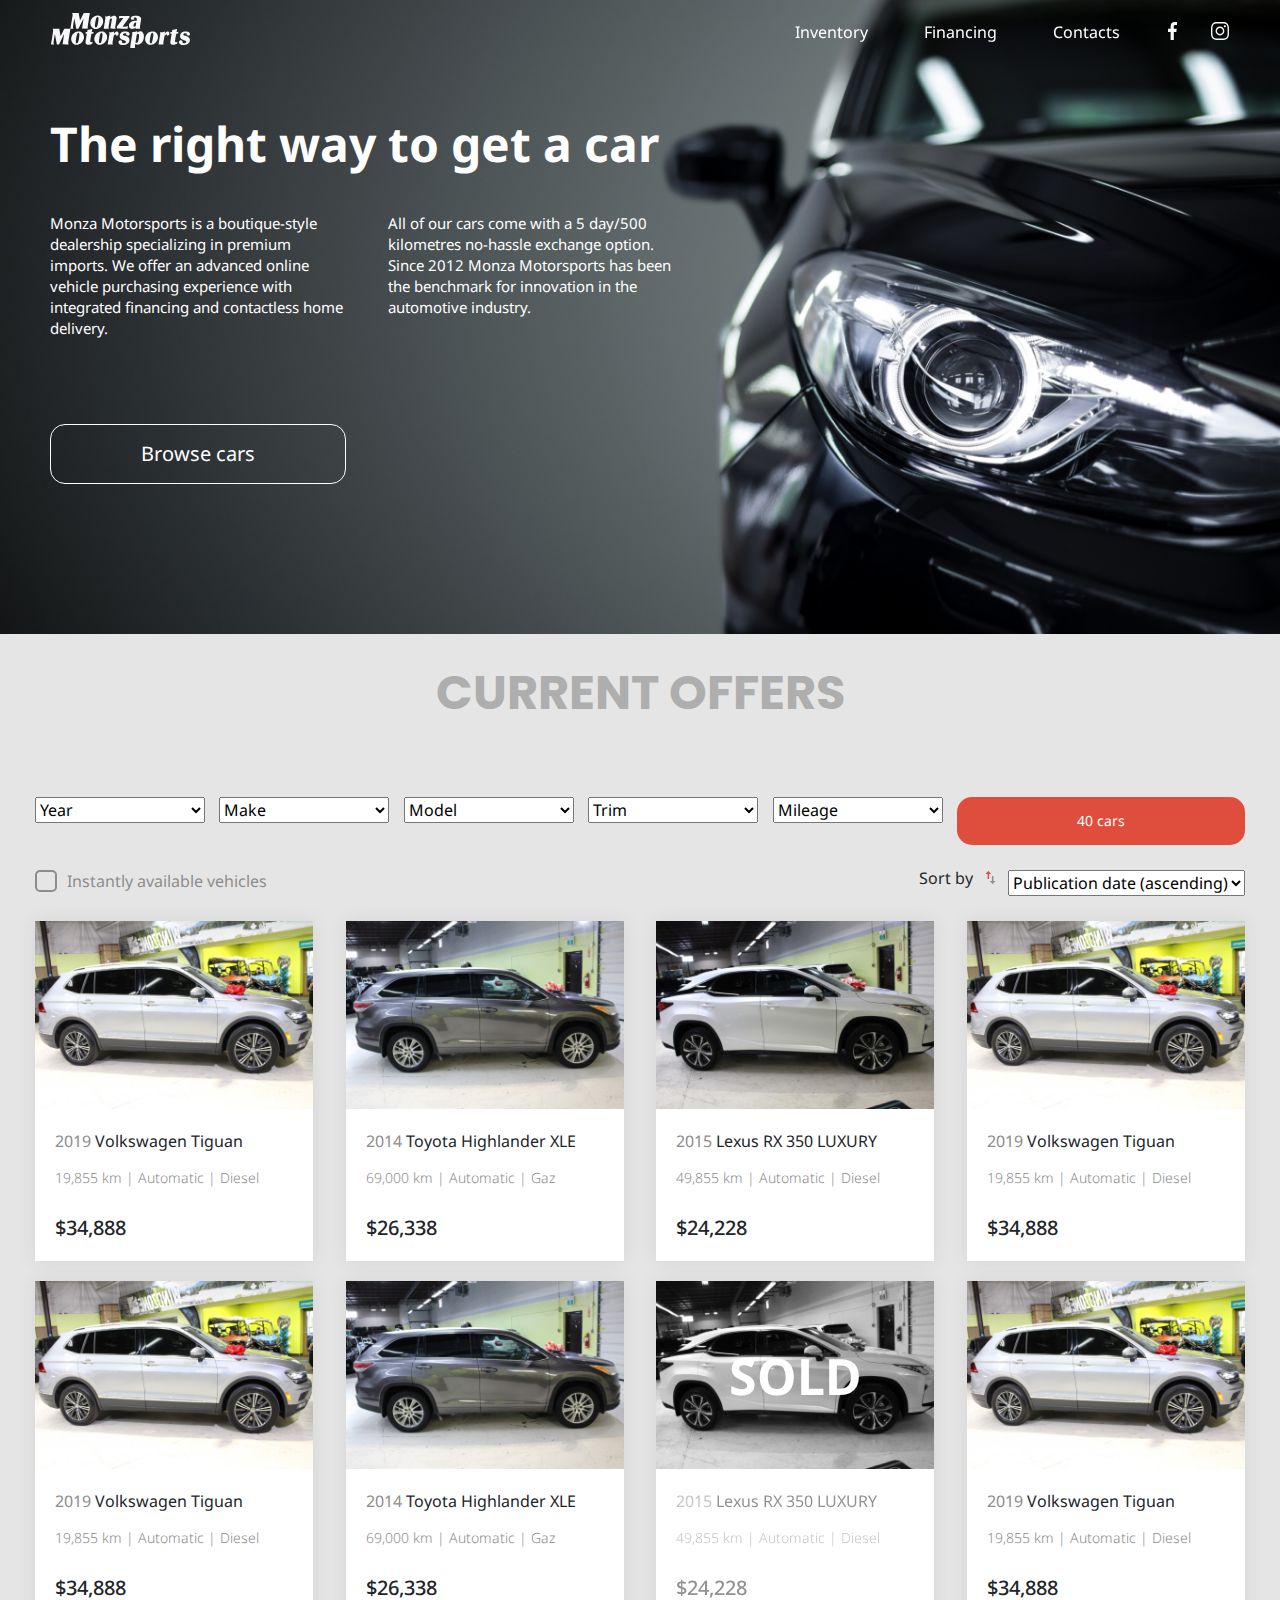
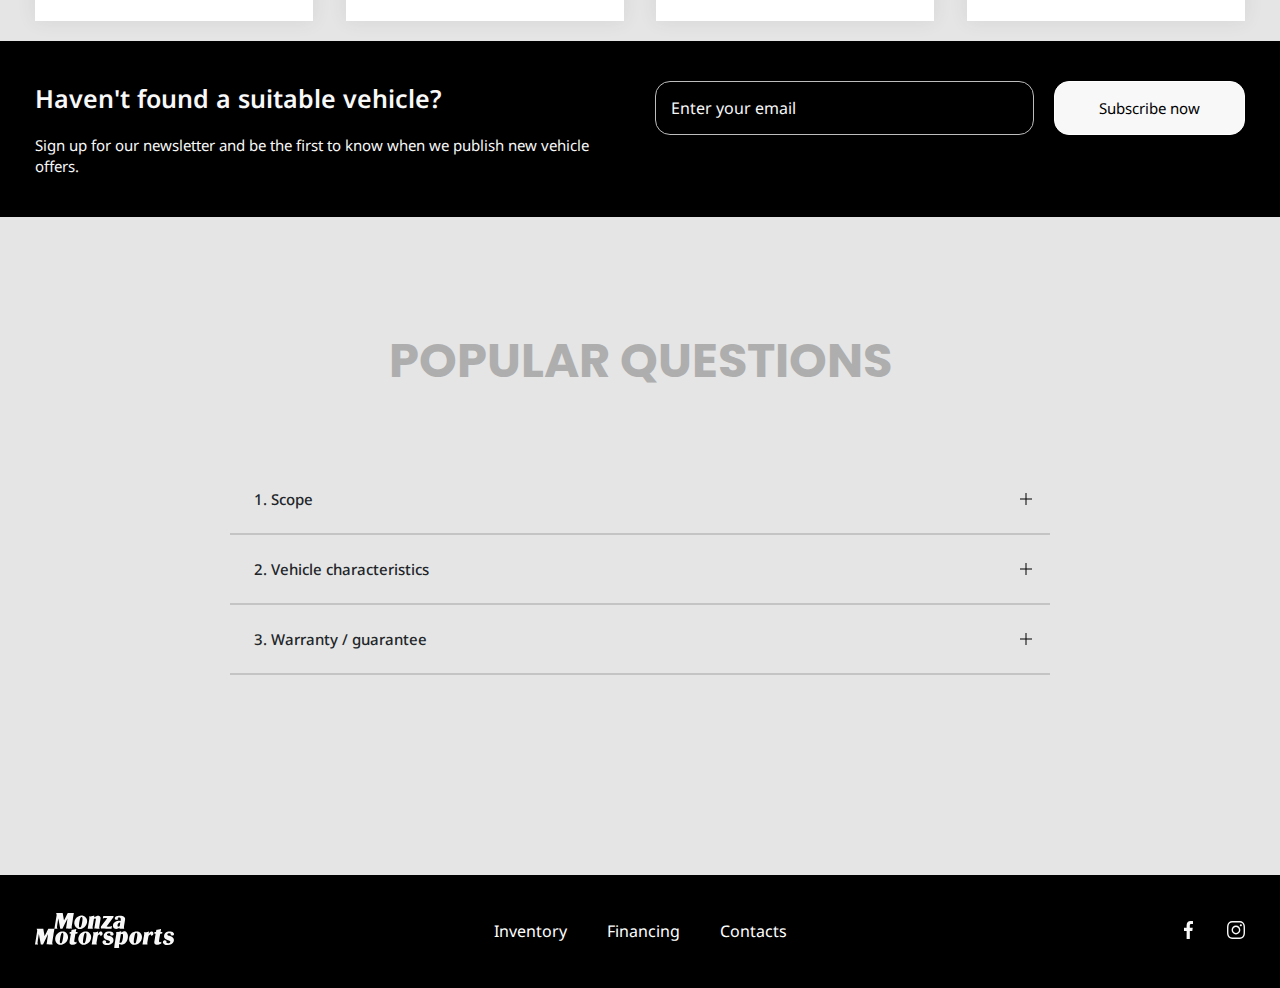
<file: index.html>
<!DOCTYPE html>
<html lang="en">
<head>
    <meta charset="UTF-8">
    <meta http-equiv="X-UA-Compatible" content="IE=edge">
    <meta name="viewport" content="width=device-width, initial-scale=1.0">
    <title>Document</title>
    <link rel="preconnect" href="https://fonts.googleapis.com">
    <link rel="preconnect" href="https://fonts.gstatic.com" crossorigin>
    <link href="https://fonts.googleapis.com/css2?family=Noto+Sans:wght@300;400;500;600;700&family=Poppins:wght@700&display=swap" rel="stylesheet">
    <script src="https://code.jquery.com/jquery-3.6.0.js" integrity="sha256-H+K7U5CnXl1h5ywQfKtSj8PCmoN9aaq30gDh27Xc0jk=" crossorigin="anonymous"></script>
    <link rel="stylesheet" href="./scss/choices.css">
    <link rel="stylesheet" href="./scss/bootstrap.min.css">
    <link rel="stylesheet" href="./scss/index.css">
</head>
<body>
    <header class="header">
        <div class="container">
          <nav class="navbar navbar-expand-lg justify-content-between">
            <a class="navbar-brand" href="#"><img src="./img/icon/logo.svg" alt=""></a>
            <button class="navbar-toggler header_burger" type="button" data-toggle="collapse" data-target="#navbarSupportedContent" aria-controls="navbarSupportedContent" aria-expanded="false" aria-label="Toggle navigation">
              <span class="navbar-toggler-icon"></span>
            </button>
          
            <div class="collapse navbar-collapse justify-content-end" id="navbarSupportedContent">
              <ul class="navbar-nav">
                <li class="nav-item active">
                  <a class="nav-link "  href="#">Inventory</a>
                </li> 
                <li class="nav-item active">
                  <a class="nav-link "  href="#">Financing</a>
                </li>
                <li class="nav-item">
                  <a class="nav-link" href="#">Contacts</a>
                </li>
               </ul>
               <div class="navbar-contacts">
                 <a href="#"><img src="./img/icon/facebook.svg" alt=""></a>
                 <a href="#"><img src="./img/icon/insta.svg" alt=""></a>
               </div>
            </div>
          </nav>
        </div>
    </header>
    <div class="banner">
      <div class="container">

        <div class="banner_text col-lg-7 col-md-8 col-sm-12">
          <h1 class="banner_title">The right way to get a car</h1>
          <div class="banner_subtitle row">
            <div class="banner_subtitle-item col-lg-6 col-md-6 col-sm-12 col-12">Monza Motorsports is a boutique-style dealership specializing in premium imports. We offer an advanced online vehicle purchasing experience with integrated financing and contactless home delivery.</div>
            <div class="banner_subtitle-item col-lg-6 col-md-6 col-sm-12 col-12">All of our cars come with a 5 day/500 kilometres no-hassle exchange option. Since 2012 Monza Motorsports 
              has been the benchmark for innovation in the automotive industry.</div>
          </div>
          <div class="banner_btn">
            <a class="btn" href="#" role="button">Browse cars</a>
          </div>
        </div>
      </div>
    </div>

    <main>
        <section class="offers">
          <div class="container">
            <h2 class="offers_title">CURRENT OFFERS</h2>
            <div class="offers_selects row">
              <div class="offers_selects-item">
                <select name="Year" class="custom_select">
                  <option value="Пункт 1">Year</option>
                  <option value="Пункт 2">2000 - 2005</option>
                  <option value="Пункт 3">2005 - 2010</option>
                  <option value="Пункт 4">2010 - 2015</option>
              </select>
              </div>
              <div class="offers_selects-item">
                <select name="Make" class="custom_select">
                  <option value="Пункт 1">Make</option>
                  <option value="Пункт 2">Пункт 2</option>
                  <option value="Пункт 3">Пункт 3</option>
                  <option value="Пункт 4">Пункт 4</option>
              </select>
              </div>
              <div class="offers_selects-item">
                <select name="Model" class="custom_select">
                  <option value="Model">Model</option>
                  <option value="Пункт 2">Volkswagen</option>
                  <option value="Пункт 3">Toyota</option>
                  <option value="Пункт 4">Lexus</option>
                  <option value="Пункт 4">Mercedes-Benz</option>
                  <option value="Пункт 4">Hyundai</option>
                  <option value="Пункт 4">Lexus</option>
              </select>
              </div>
              <div class="offers_selects-item">
                <select name="Trim" class="custom_select">
                  <option value="Пункт 1">Trim</option>
                  <option value="Пункт 2">Пункт 2</option>
                  <option value="Пункт 3">Пункт 3</option>
                  <option value="Пункт 4">Пункт 4</option>
              </select>
              </div>
              <div class="offers_selects-item">
                <select name="Mileage" class="custom_select">
                  <option value="Пункт 1">Mileage</option>
                  <option value="Пункт 2">Пункт 2</option>
                  <option value="Пункт 3">Пункт 3</option>
                  <option value="Пункт 4">Пункт 4</option>
              </select>
              </div>
              <div class="offers_btn">
                <a class="btn" href="#" role="button">40 cars</a>
              </div>
            </div>
            <div class="offers_filter row">
              <div class="offers_filter-checkbox">
                <label for="chech_filterId" class="offers_lable">
                  <input type="checkbox" name="chech_filter" class="offers_lable-input" id="chech_filterId">
                  <span class="offers_lable-span"></span>
                  <span class="offers_lable-text">Instantly available vehicles</span>
                </label>
              </div>
              <div class="offers_filter-sort">
                <span class="offers_filter-sort_text">Sort by </span>
                <span class="arrow_sort"><img src="./img/icon/Group.svg" alt=""></span>
                <div class="offers_filter-sort_select">
                  <select name="Year" class="sort_select">
                    <option class="" value="Пункт 1">Publication date (ascending)</option>
                    <option class="" value="Пункт 2">ascending</option>
                    <option class="" value="Пункт 3">descending</option>
                    <option class="" value="Пункт 4">ascending</option>
                </select>
                </div>
              </div>
            </div>
            <div class="offers_cards cards">
              <div class="cards_item">
                <div class="cards_item_img">
                  <img src="./img/Rectangle1.jpg" alt="cars1">
                  <span class="cards_item_img_text">sold</span>          
           
                </div>
                <div class="cards_item_info">
                  <h4 class="cards_item_info_name"><span class="cards_item_info_name-yo">2019</span> Volkswagen Tiguan</h4>
                  <div class="cards_item_info_options">
                    <span class="cards_item_info_options-km">19,855 km</span> |
                    <span class="cards_item_info_options-transmission">Automatic</span> |
                    <span class="cards_item_info_options-fuel">Diesel</span>
                  </div>
                  <div class="cards_item_info_price">$34,888</div>
                </div>
              </div>
              <div class="cards_item">
                <div class="cards_item_img">
                  <img src="./img/Rectangle2.jpg" alt="cars1">
                  <span class="cards_item_img_text">sold</span>          
           
                </div>
                <div class="cards_item_info">
                  <h4 class="cards_item_info_name"><span class="cards_item_info_name-yo">2014</span> Toyota Highlander XLE</h4>
                  <div class="cards_item_info_options">
                    <span class="cards_item_info_options-km">69,000 km</span> |
                    <span class="cards_item_info_options-transmission">Automatic</span> |
                    <span class="cards_item_info_options-fuel">Gaz</span>
                  </div>
                  <div class="cards_item_info_price">$26,338</div>
                </div>
              </div>
              <div class="cards_item">
                <div class="cards_item_img">
                  <img src="./img/Rectangle3.jpg" alt="cars1">        
                  <span class="cards_item_img_text">sold</span>             
                </div>
                <div class="cards_item_info">
                  <h4 class="cards_item_info_name"><span class="cards_item_info_name-yo">2015</span> Lexus RX 350 LUXURY</h4>
                  <div class="cards_item_info_options">
                    <span class="cards_item_info_options-km">49,855 km</span> |
                    <span class="cards_item_info_options-transmission">Automatic</span> |
                    <span class="cards_item_info_options-fuel">Diesel</span>
                  </div>
                  <div class="cards_item_info_price">$24,228</div>
                </div>
              </div>
              <div class="cards_item">
                <div class="cards_item_img">
                  <img src="./img/Rectangle1.jpg" alt="cars1"> 
                  <span class="cards_item_img_text">sold</span>          
          
                </div>
                <div class="cards_item_info">
                  <h4 class="cards_item_info_name"><span class="cards_item_info_name-yo">2019</span> Volkswagen Tiguan</h4>
                  <div class="cards_item_info_options">
                    <span class="cards_item_info_options-km">19,855 km</span> |
                    <span class="cards_item_info_options-transmission">Automatic</span> |
                    <span class="cards_item_info_options-fuel">Diesel</span>
                  </div>
                  <div class="cards_item_info_price">$34,888</div>
                </div>
              </div>
              <div class="cards_item">
                <div class="cards_item_img">
                  <img src="./img/Rectangle1.jpg" alt="cars1">           
                  <span class="cards_item_img_text">sold</span>          
                </div>
                <div class="cards_item_info">
                  <h4 class="cards_item_info_name"><span class="cards_item_info_name-yo">2019</span> Volkswagen Tiguan</h4>
                  <div class="cards_item_info_options">
                    <span class="cards_item_info_options-km">19,855 km</span> |
                    <span class="cards_item_info_options-transmission">Automatic</span> |
                    <span class="cards_item_info_options-fuel">Diesel</span>
                  </div>
                  <div class="cards_item_info_price">$34,888</div>
                </div>
              </div>
              <div class="cards_item ">
                <div class="cards_item_img">
                  <img src="./img/Rectangle2.jpg" alt="cars1"> 
                  <span class="cards_item_img_text">sold</span>          
                </div>
                <div class="cards_item_info">
                  <h4 class="cards_item_info_name"><span class="cards_item_info_name-yo">2014</span> Toyota Highlander XLE</h4>
                  <div class="cards_item_info_options">
                    <span class="cards_item_info_options-km">69,000 km</span> |
                    <span class="cards_item_info_options-transmission">Automatic</span> |
                    <span class="cards_item_info_options-fuel">Gaz</span>
                  </div>
                  <div class="cards_item_info_price">$26,338</div>
                </div>
              </div>
              <div class="cards_item sold">
                <div class="cards_item_img">
                  <img src="./img/Rectangle3.jpg" alt="cars1">
                  <span class="cards_item_img_text">sold</span>          
           
                </div>
                <div class="cards_item_info">
                  <h4 class="cards_item_info_name"><span class="cards_item_info_name-yo">2015</span> Lexus RX 350 LUXURY</h4>
                  <div class="cards_item_info_options">
                    <span class="cards_item_info_options-km">49,855 km</span> |
                    <span class="cards_item_info_options-transmission">Automatic</span> |
                    <span class="cards_item_info_options-fuel">Diesel</span>
                  </div>
                  <div class="cards_item_info_price">$24,228</div>
                </div>
              </div>
              <div class="cards_item">
                <div class="cards_item_img">
                  <img src="./img/Rectangle1.jpg" alt="cars1">
                  <span class="cards_item_img_text">sold</span>          
           
                </div>
                <div class="cards_item_info">
                  <h4 class="cards_item_info_name"><span class="cards_item_info_name-yo">2019</span> Volkswagen Tiguan</h4>
                  <div class="cards_item_info_options">
                    <span class="cards_item_info_options-km">19,855 km</span> |
                    <span class="cards_item_info_options-transmission">Automatic</span> |
                    <span class="cards_item_info_options-fuel">Diesel</span>
                  </div>
                  <div class="cards_item_info_price">$34,888</div>
                </div>
              </div>
            </div>
          </div>
        </section>
        <section class="section-form">
          <div class="container">
            <div class="section-form_block row">

              <div class="section-form_block_left col-lg-6 col-md-12">
                <h4 class="section-form_block_left_title">
                  Haven't found a suitable vehicle?
                </h4>
                <div class="section-form_block_left_subtitle">
                  Sign up for our newsletter and be the first to know when we publish new vehicle offers.
                </div>
              </div>
              <div class="section-form_block_right col-lg-6 col-md-12">
              <form action="#" id="formId" class="section-form_block_right_form form">
                <div class="form_item">
                  <input type="text" name="email" placeholder="Enter your email" class="form_input">
                </div>
                  <button type="submit" class="btn form_btn">Subscribe now</button>
              </form>
              </div>
            </div>
          </div>
        </section>
        <section class="questions">
          <div class="container">
            <h2 class="questions_title">popular questions</h2>
            <div class="questions_accordions">
              <div class="questions_accordions_item">
                <div class="questions_accordions_item_btn">
                  1. Scope
                  <span class="plus"><i class="icon"></i></span>
                </div>
                <div class="questions_accordions_item_content">
                <p>1.1 The statutory warranty is completely excluded to the extent permitted by law.
                </p>
                <p>1.2 If the vehicle still has a current factory warranty, a sales representative (brand representative) of the manufacturer shall provide the services owed therein. If there is a factory warranty, the beginning of the warranty for new vehicles or vehicles with a current manufacturer's warranty is not the date of the first placing on the market, but the beginning of the warranty in the manufacturer's system or the contractually agreed beginning of the warranty, if any.
                </p>
                <p>1.3 If there is a special warranty insurance for the vehicle, this will take the place of the material warranty according to section 3.1 and replace it. In this case, the General Terms and Conditions of the respective warranty service provider apply.</p>
              </div>
              </div>
              <div class="questions_accordions_item">
                <div class="questions_accordions_item_btn">
                  2. Vehicle characteristics
                  <span class="plus"><i class="icon"></i></span>
                </div>
                <div class="questions_accordions_item_content">
                <p>2.1 The statutory warranty is completely excluded to the extent permitted by law.
                </p>
                <p>2.2 If the vehicle still has a current factory warranty, a sales representative (brand representative) of the manufacturer shall provide the services owed therein. If there is a factory warranty, the beginning of the warranty for new vehicles or vehicles with a current manufacturer's warranty is not the date of the first placing on the market, but the beginning of the warranty in the manufacturer's system or the contractually agreed beginning of the warranty, if any.
                </p>
                <p>2.3 If there is a special warranty insurance for the vehicle, this will take the place of the material warranty according to section 3.1 and replace it. In this case, the General Terms and Conditions of the respective warranty service provider apply.</p>
              </div>
              </div>
              <div class="questions_accordions_item">
                <div href="#" class="questions_accordions_item_btn">
                  3. Warranty / guarantee
                  <span class="plus"><i class="icon"></i></span>
                </div>
                <div class="questions_accordions_item_content">
                <p>3.1 The statutory warranty is completely excluded to the extent permitted by law.
                </p>
                <p>3.2 If the vehicle still has a current factory warranty, a sales representative (brand representative) of the manufacturer shall provide the services owed therein. If there is a factory warranty, the beginning of the warranty for new vehicles or vehicles with a current manufacturer's warranty is not the date of the first placing on the market, but the beginning of the warranty in the manufacturer's system or the contractually agreed beginning of the warranty, if any.
                </p>
                <p>3.3 If there is a special warranty insurance for the vehicle, this will take the place of the material warranty according to section 3.1 and replace it. In this case, the General Terms and Conditions of the respective warranty service provider apply.</p>
              </div>
              </div>
            </div>
          </div>
        </section>
    </main>
    
    <footer>
      <div class="container">
        <div class="footer">
          <div class="footer_logo"><img src="./img/icon/logo.svg" alt=""></div>
          <div class="footer_menu">
            <ul class="footer_ul">
              <li class="footer_li"><a href="#">Inventory</a></li>
              <li class="footer_li"><a href="#">Financing </a></li>
              <li class="footer_li"><a href="#">Contacts
              </a></li>
            </ul>
          </div>
          <div class="footer_contacts">
            <img src="./img/icon/facebook.svg" alt="">
            <img src="./img/icon/insta.svg " alt="">
          </div>
        </div>
      </div>
    </footer>
    <script src="https://cdn.jsdelivr.net/npm/popper.js@1.16.1/dist/umd/popper.min.js" integrity="sha384-9/reFTGAW83EW2RDu2S0VKaIzap3H66lZH81PoYlFhbGU+6BZp6G7niu735Sk7lN" crossorigin="anonymous"></script>
<script src="./js/bootstrap.min.js" crossorigin="anonymous"></script>
<script src="./js/choices.js"></script>

<script src="./js/main.js"></script>

</body>
</html>
</file>
<file: scss/choices.css>
/* ===============================
=            Choices            =
=============================== */
.choices {
  position: relative;
  overflow: hidden;
  margin-bottom: 24px;
  font-size: 16px;
}
.choices:focus {
  outline: none;
}
.choices:last-child {
  margin-bottom: 0;
}
.choices.is-open {
  overflow: visible;
}
.choices.is-disabled .choices__inner,
.choices.is-disabled .choices__input {
  background-color: #eaeaea;
  cursor: not-allowed;
  -webkit-user-select: none;
          user-select: none;
}
.choices.is-disabled .choices__item {
  cursor: not-allowed;
}
.choices [hidden] {
  display: none !important;
}

.choices[data-type*=select-one] {
  cursor: pointer;
}
.choices[data-type*=select-one] .choices__inner {
  padding-bottom: 15px;
  box-sizing: border-box;
}
.choices[data-type*=select-one] .choices__input {
  display: block;
  width: 100%;
  padding: 10px;
  border-bottom: 1px solid #ddd;
  background-color: #fff;
  margin: 0;
}
.choices[data-type*=select-one] .choices__button {
  background-image: url("[data-uri]");
  padding: 0;
  background-size: 8px;
  position: absolute;
  top: 50%;
  right: 0;
  margin-top: -10px;
  margin-right: 25px;
  height: 20px;
  width: 20px;
  border-radius: 10em;
  opacity: 0.25;
}
.choices[data-type*=select-one] .choices__button:hover, .choices[data-type*=select-one] .choices__button:focus {
  opacity: 1;
}
.choices[data-type*=select-one] .choices__button:focus {
  box-shadow: 0 0 0 2px #00bcd4;
}
.choices[data-type*=select-one] .choices__item[data-value=""] .choices__button {
  display: none;
}
.choices[data-type*=select-one]::after {
  content: "";
  height: 15px;
  width: 15px;
  position: absolute;
  right: 11.5px;
  transform:  translateY(-50%);
  top: 50%;
  pointer-events: none;
  background: url('../img/icon/arrow.png');
  background-repeat: no-repeat;
  background-size: cover;
}
.choices[data-type*=select-one].is-open::after {
  background: none;
}
/* .choices[data-type*=select-one].is-open::after {
  border-color: transparent transparent transparent transparent;
  margin-top: -7.5px;
} */
.choices[data-type*=select-one][dir=rtl]::after {
  left: 11.5px;
  right: auto;
}
.choices[data-type*=select-one][dir=rtl] .choices__button {
  right: auto;
  left: 0;
  margin-left: 25px;
  margin-right: 0;
}

.choices[data-type*=select-multiple] .choices__inner,
.choices[data-type*=text] .choices__inner {
  cursor: text;
}
.choices[data-type*=select-multiple] .choices__button,
.choices[data-type*=text] .choices__button {
  position: relative;
  display: inline-block;
  margin-top: 0;
  margin-right: -4px;
  margin-bottom: 0;
  margin-left: 8px;
  padding-left: 16px;
  border-left: 1px solid #008fa1;
  background-image: url("[data-uri]");
  background-size: 8px;
  width: 8px;
  line-height: 1;
  opacity: 0.75;
  border-radius: 0;
}
.choices[data-type*=select-multiple] .choices__button:hover, .choices[data-type*=select-multiple] .choices__button:focus,
.choices[data-type*=text] .choices__button:hover,
.choices[data-type*=text] .choices__button:focus {
  opacity: 1;
}

.choices__inner {
  display: inline-block;
    vertical-align: top;
    width: 100%;
    background-color: #fff;
    padding: 15px 15px;
    border: 2px solid #c4c4c4;
    border-radius: 15px;
    font-size: 14px;
    min-height: 44px;
    overflow: hidden;
}

.offers_filter-sort_select .choices__inner {

    border-radius: 0px;

}
.is-open.is-focused .choices__inner{
  border-color: #c4c4c4;
}
.is-focused .choices__inner{
  border-color: #DF4E3C;
}
.is-open .choices__inner {
  border-radius: 15px 15px 0 0;
}
.is-flipped.is-open .choices__inner {
  border-radius: 0 0 15px 15px;
}

.offers_filter-sort_select .is-flipped.is-open .choices__inner {
  border-radius: 0 0 0 0;
}

.offers_filter-sort_select .is-open .choices__inner {
  border-radius: 0 0 0 0;
}

.choices__list {
  margin: 0;
  padding-left: 0;
  list-style: none;
}
.choices__list--single {
  display: inline-block;
  padding: 4px 16px 4px 4px;
  width: 100%;
}
[dir=rtl] .choices__list--single {
  padding-right: 4px;
  padding-left: 16px;
}
.choices__list--single .choices__item {
  width: 100%;
}

.choices__list--multiple {
  display: inline;
}
.choices__list--multiple .choices__item {
  display: inline-block;
  vertical-align: middle;
  border-radius: 20px;
  padding: 4px 10px;
  font-size: 12px;
  font-weight: 500;
  margin-right: 3.75px;
  margin-bottom: 3.75px;
  background-color: #00bcd4;
  border: 1px solid #00a5bb;
  color: #fff;
  word-break: break-all;
  box-sizing: border-box;
}
.choices__list--multiple .choices__item[data-deletable] {
  padding-right: 5px;
}
[dir=rtl] .choices__list--multiple .choices__item {
  margin-right: 0;
  margin-left: 3.75px;
}
.choices__list--multiple .choices__item.is-highlighted {
  background-color: #00a5bb;
  border: 1px solid #008fa1;
}
.is-disabled .choices__list--multiple .choices__item {
  background-color: #aaaaaa;
  border: 1px solid #919191;
}

.choices__list--dropdown, .choices__list[aria-expanded] {
  visibility: hidden;
  z-index: 1;
  position: absolute;
  width: 100%;
  background-color: #fff;
  border: 2px solid #000;
  top: 100%;
  margin-top: -2px;
  border-bottom: 2px solid #000;
  border-right: 2px solid #000;
  border-left: 2px solid #000;
  border-top: none;
  border-bottom-left-radius: 15px;
  border-bottom-right-radius: 15px;
  overflow: hidden;
  word-break: break-all;
  will-change: visibility;
}

.offers_filter-sort_select .choices__list--dropdown,.offers_filter-sort_select .choices__list[aria-expanded] {
  margin-top: 5px;
}
.is-active.choices__list--dropdown, .is-active.choices__list[aria-expanded] {
  visibility: visible;
}
.is-open .choices__list--dropdown, .is-open .choices__list[aria-expanded] {
  border-color: #c4c4c4;
  z-index: 5;
}

.offers_filter-sort_select .is-open .choices__list--dropdown, .offers_filter-sort_select .is-open .choices__list[aria-expanded] {
  border-color: #fff;
  z-index: 5;
}
.is-flipped .choices__list--dropdown, .is-flipped .choices__list[aria-expanded] {
  top: auto;
  bottom: 100%;
  margin-top: 0;
  margin-bottom: -1px;
  border-radius: 4px 4px  0 0;
}
.choices__list--dropdown .choices__list, .choices__list[aria-expanded] .choices__list {
  position: relative;
  max-height: 300px;
  overflow: auto;
  -webkit-overflow-scrolling: touch;
  will-change: scroll-position;
}
.choices__list--dropdown .choices__item, .choices__list[aria-expanded] .choices__item {
  position: relative;
  padding: 15px 30px;
  font-size: 14px;
}
[dir=rtl] .choices__list--dropdown .choices__item, [dir=rtl] .choices__list[aria-expanded] .choices__item {
  text-align: right;
}
@media (min-width: 640px) {
  .choices__list--dropdown .choices__item--selectable, .choices__list[aria-expanded] .choices__item--selectable {
    /* padding-right: 100px; */
  }
  .choices__list--dropdown .choices__item--selectable::after, .choices__list[aria-expanded] .choices__item--selectable::after {
    /* content: attr(data-select-text); */
    font-size: 12px;
    opacity: 0;
    position: absolute;
    right: 10px;
    top: 50%;
    transform: translateY(-50%);
  }
  [dir=rtl] .choices__list--dropdown .choices__item--selectable, [dir=rtl] .choices__list[aria-expanded] .choices__item--selectable {
    text-align: right;
    padding-left: 100px;
    padding-right: 10px;
  }
  [dir=rtl] .choices__list--dropdown .choices__item--selectable::after, [dir=rtl] .choices__list[aria-expanded] .choices__item--selectable::after {
    right: auto;
    left: 10px;
  }
}
.choices__list--dropdown .choices__item--selectable.is-highlighted, .choices__list[aria-expanded] .choices__item--selectable.is-highlighted {
  background-color: transparent;
  color: #DF4E3C;
}
.choices__list--dropdown .choices__item--selectable.is-highlighted::after, .choices__list[aria-expanded] .choices__item--selectable.is-highlighted::after {
  opacity: 0.5;
}

.choices__item {
  cursor: default;
}

.choices__item--selectable {
  cursor: pointer;
}

.choices__item--disabled {
  cursor: not-allowed;
  -webkit-user-select: none;
          user-select: none;
  opacity: 0.5;
}

.choices__heading {
  font-weight: 600;
  font-size: 12px;
  padding: 10px;
  border-bottom: 1px solid #f7f7f7;
  color: gray;
}

.choices__button {
  text-indent: -9999px;
  -webkit-appearance: none;
          appearance: none;
  border: 0;
  background-color: transparent;
  background-repeat: no-repeat;
  background-position: center;
  cursor: pointer;
}
.choices__button:focus {
  outline: none;
}

.choices__input {
  display: inline-block;
  vertical-align: baseline;
  background-color: #f9f9f9;
  font-size: 14px;
  margin-bottom: 5px;
  border: 0;
  border-radius: 0;
  max-width: 100%;
  padding: 4px 0 4px 2px;
}
.choices__input:focus {
  outline: 0;
}
.choices__input::-webkit-search-decoration, .choices__input::-webkit-search-cancel-button, .choices__input::-webkit-search-results-button, .choices__input::-webkit-search-results-decoration {
  display: none;
}
.choices__input::-ms-clear, .choices__input::-ms-reveal {
  display: none;
  width: 0;
  height: 0;
}
[dir=rtl] .choices__input {
  padding-right: 2px;
  padding-left: 0;
}

.choices__placeholder {
  opacity: 0.5;
}

/* =====  End of Choices  ====== */
</file>
<file: scss/index.css>
html,body,div,span,applet,object,iframe,h1,h2,h3,h4,h5,h6,p,blockquote,pre,a,abbr,acronym,address,big,cite,code,del,dfn,em,img,ins,kbd,q,s,samp,small,strike,strong,sub,sup,tt,var,b,u,i,center,dl,dt,dd,ol,ul,li,fieldset,form,label,legend,table,caption,tbody,tfoot,thead,tr,th,td,article,aside,canvas,details,embed,figure,figcaption,footer,header,hgroup,menu,nav,output,ruby,section,summary,time,mark,audio,video{margin:0;padding:0;border:0;font-size:100%;font:inherit;vertical-align:baseline}article,aside,details,figcaption,figure,footer,header,hgroup,menu,nav,section{display:block}body{line-height:1}ol,ul{list-style:none}blockquote,q{quotes:none}blockquote:before,blockquote:after,q:before,q:after{content:'';content:none}table{border-collapse:collapse;border-spacing:0}html,body{background:#E5E5E5;font-family:'Noto Sans', sans-serif}h1,h2{font-weight:700;font-size:3rem;color:#fff}.header{position:fixed;width:100%;z-index:10}.header.scroll{background:#000}.navbar{-webkit-box-pack:justify;-ms-flex-pack:justify;justify-content:space-between}.navbar-contacts{display:block}.navbar-contacts a{-webkit-transform:scale(1);transform:scale(1);-webkit-transition:all .2s ease;transition:all .2s ease}.navbar-contacts a :hover{-webkit-transform:scale(1.2);transform:scale(1.2);-webkit-transition:all .2s ease;transition:all .2s ease}.navbar-contacts a:not(:last-child){margin:0 30px 0px 0;display:inline-block}.nav-item{margin:0 40px 0 0}.nav-item:hover .nav-link{color:#DF4E3C}.nav-link{color:#fff}.navbar-toggler{border:none;position:relative;background-color:none}button:focus{outline:none}.header_burger{display:block;width:30px;height:20px;position:relative;z-index:10}.header_burger:focus{border:none}.header_burger span{position:absolute;top:9px;left:0;height:2px;width:100%;background:#fff}.header_burger::after,.header_burger::before{content:"";position:absolute;left:0;height:2px;width:100%;background:#fff;-webkit-transition:all .2s ease;transition:all .2s ease}.header_burger::after{bottom:0}.header_burger::before{top:0}.header_burger.active{height:30px}.header_burger.active::before{-webkit-transform:rotateZ(45deg);transform:rotateZ(45deg);top:14px}.header_burger.active::after{-webkit-transform:rotateZ(-45deg);transform:rotateZ(-45deg);top:14px}.header_burger.active span{display:none}h2{font-family:'Poppins', sans-serif;text-align:center;color:#AEAEAE;text-transform:uppercase}h4{font-style:normal;font-weight:400;font-size:1rem;line-height:calc(23 / 17 * 100%)}.btn{padding:15px 90px;border:1px solid #fff;border-radius:15px;color:#fff;font-size:20px;line-height:calc(28 / 20 * 100%)}.btn:hover{color:#000;border:1px solid #000;background:#fff}.btn:active{color:#fff;border:1px solid transparent;background:#000}.btn:focus{-webkit-box-shadow:none;box-shadow:none}.banner{background:url("../img/bg1.jpg");padding:120px 0 0 0;background-position-x:right;background-position-y:bottom;background-size:cover;background-repeat:no-repeat}.banner_text{z-index:1}.banner_subtitle{padding:15px}.banner_subtitle-item{margin:30px 0px 70px 0;padding:0 40px 0 0;width:40%;color:#fff;font-size:15px;line-height:calc(21 / 15 * 100%)}.banner_btn{padding:0 0 150px 0}.offers_selects-item{min-width:170px}.offers_selects-item select{width:100%}.select{width:auto;border-radius:15px;padding:15px 30px;-webkit-box-sizing:border-box;box-sizing:border-box}.custom_select option{color:#fff}.choices__inner{border-radius:15px}.choices__list.choices__list--dropdown{-webkit-box-sizing:border-box;box-sizing:border-box}.choices__list--single{padding:0px}.choices[data-type*=select-one]::after{right:15px}.checkboxes,.options{display:-webkit-box;display:-ms-flexbox;display:flex;-webkit-box-pack:justify;-ms-flex-pack:justify;justify-content:space-between;margin:15px 0}.offers_title{color:#AEAEAE;text-align:center;margin:35px 0 80px 0}.offers_selects{-webkit-box-pack:justify;-ms-flex-pack:justify;justify-content:space-between;padding:0 15px}.offers_btn>.btn{background:#DF4E3C;padding:12px 118px;font-size:14px;border:2px solid transparent}.offers_btn>.btn:hover{border:2px solid #DF4E3C;background:transparent;color:#DF4E3C}.offers_btn>.btn:active{background:#DF4E3C;border:2px solid transparent;color:#fff}.offers_filter{margin:25px 0;-webkit-box-pack:justify;-ms-flex-pack:justify;justify-content:space-between}.offers_filter-sort{-webkit-box-pack:justify;-ms-flex-pack:justify;justify-content:space-between;display:-webkit-box;display:-ms-flexbox;display:flex}.offers_filter-sort span{margin:0 12px 0 0}.offers_lable{display:-webkit-box;display:-ms-flexbox;display:flex;-webkit-box-align:center;-ms-flex-align:center;align-items:center}.offers_lable-input{display:none}.offers .offers_lable-input:checked+.offers_lable-span{background:#DF4E3C;display:block;border:2px solid #DF4E3C}.offers .offers_lable-input:checked+.offers_lable-span+.offers_lable-text{color:#DF4E3C}.offers .offers_lable-input:checked+.offers_lable-span::before{opacity:1}.offers_lable-span{position:relative;width:22px;height:22px;display:inline-block;left:0px;border-radius:5px;border:2px solid #8D8D8D;top:0;background:transparent;-webkit-transition:all .3 ease;transition:all .3 ease;z-index:1}.offers_lable-span::before{content:"";position:absolute;width:7px;height:10px;left:6px;border-bottom:2px solid #fff;border-right:2px solid #fff;-webkit-transform:rotateZ(50deg) skewX(19deg);transform:rotateZ(50deg) skewX(19deg);top:2px;z-index:2;opacity:0}.offers_lable-text{padding:0 0px 0 10px;color:#8D8D8D}.offers_filter-sort_select .choices__inner{padding:0;border:none;min-height:0;background-color:transparent;color:#8D8D8D}.offers_filter-sort_select .choices__inner:hover{color:#DF4E3C}.offers_filter-sort_select .choices[data-type*=select-one]::after{background:none}.offers_filter-sort_select .choices[data-type*=select-one] .choices__inner{padding-bottom:7px}.offers_filter-sort_select .choices__list--dropdown,.offers_filter-sort_select .choices__list[aria-expanded]{border:none}.offers_filter-sort_select .choices__list--dropdown .choices__item,.choices__list[aria-expanded] .choices__item{width:auto;padding:10px}.offers_filter-sort_select .choices__list.is-active{width:200px;border-radius:15px}.cards{display:-webkit-box;display:-ms-flexbox;display:flex;-webkit-box-pack:justify;-ms-flex-pack:justify;justify-content:space-between;-ms-flex-wrap:wrap;flex-wrap:wrap;-webkit-box-sizing:border-box;box-sizing:border-box}.cards_item{background:#fff;width:23%;margin:0 0px 20px 0;-webkit-box-shadow:0px 0px 18px rgba(68,68,68,0.09);box-shadow:0px 0px 18px rgba(68,68,68,0.09)}.cards_item_img{position:relative}.cards_item_img_text{font-family:'Poppins' sans-serif;font-style:normal;font-weight:700;font-size:50px;line-height:75px;color:#fff;text-transform:uppercase;position:absolute;top:50%;left:50%;-webkit-transform:translate(-50%, -50%);transform:translate(-50%, -50%);display:none}.cards_item_img img{width:100%;-o-object-fit:contain;object-fit:contain}.cards_item_info{padding:20px}.cards_item_info_name-yo{color:#8D8D8D}.cards_item_info_options{margin:16px 0 26px 0;color:#8D8D8D;font-weight:300;font-size:14px;line-height:calc(19 / 14 * 100%)}.cards_item_info_price{font-weight:500;font-size:20px;line-height:calc(27 / 20 * 100%)}.sold .cards_item_img_text{display:block}.sold img{-webkit-filter:grayscale(1);filter:grayscale(1)}.sold .cards_item_info{opacity:0.5}.section-form{background:#000}.section-form_block{padding:40px 0}.section-form_block_left{color:#F8F8F8}.section-form_block_left_title{font-weight:600;font-size:25px;line-height:34px;margin:0 0 20px 0}.section-form_block_left_subtitle{font-weight:400;font-size:15px;line-height:21px}.section-form_block_right .form{display:-webkit-box;display:-ms-flexbox;display:flex;-webkit-box-pack:end;-ms-flex-pack:end;justify-content:flex-end;-webkit-box-align:center;-ms-flex-align:center;align-items:center}.section-form_block_right .form_item{width:500px}.section-form_block_right .form_input{width:100%;padding:15px;color:#f8f8f8;background:#000;border-radius:15px;border:1px solid #BDBDBD}.section-form_block_right .form_input::-webkit-input-placeholder{color:#f8f8f8}.section-form_block_right .form_input:-ms-input-placeholder{color:#f8f8f8}.section-form_block_right .form_input::-ms-input-placeholder{color:#f8f8f8}.section-form_block_right .form_input::placeholder{color:#f8f8f8}.section-form_block_right .form_btn{padding:16px 44px;font-weight:400;font-size:15px;line-height:20px;color:#000;background:#f8f8f8;margin:0 0 0 20px}.section-form_block_right .form_btn:hover{color:#000;border:1px solid #fff;color:#fff;background:transparent}.section-form_block_right .form_btn:active{color:#000;border:1px solid transparent;background:#fff}.section-form_block_right .form_btn:focus{-webkit-box-shadow:none;box-shadow:none}.questions{padding:120px 0 200px 0}.questions_accordions{max-width:820px;margin:80px auto 0}.questions_accordions_item{position:relative;width:100%;height:auto}.questions_accordions_item.active{-webkit-box-shadow:0px 0px 18px rgba(68,68,68,0.09);box-shadow:0px 0px 18px rgba(68,68,68,0.09)}.questions_accordions_item_btn{display:-webkit-box;display:-ms-flexbox;display:flex;-webkit-box-pack:justify;-ms-flex-pack:justify;justify-content:space-between;-webkit-box-align:center;-ms-flex-align:center;align-items:center;padding:24px;font-weight:500;font-size:15px;line-height:20px;border-bottom:2px solid #c4c4c4;position:relative;-webkit-transition:all 0.2s linear;transition:all 0.2s linear}.questions_accordions_item_btn .plus .icon{position:relative;width:12px;height:12px;top:50%;left:50%;-webkit-transform:translate(-50%, -50%);transform:translate(-50%, -50%)}.questions_accordions_item_btn .plus .icon::before{content:"";position:absolute;top:50%;left:50%;-webkit-transform:translate(-50%, -50%);transform:translate(-50%, -50%);display:block;width:12px;height:1px;background:#000}.questions_accordions_item_btn .plus .icon::after{content:"";position:absolute;top:50%;left:50%;-webkit-transform:translate(-50%, -50%);transform:translate(-50%, -50%);display:block;width:1px;height:12px;background:#000;-webkit-transition:all .3s ease;transition:all .3s ease}.questions_accordions_item_btn .plus:hover{border:1px solid #DF4E3C;-webkit-transition:200ms ease;transition:200ms ease}.questions_accordions_item_btn .minus .icon{position:relative;width:40px;height:40px;top:50%;left:50%;-webkit-transform:translate(-50%, -50%);transform:translate(-50%, -50%)}.questions_accordions_item_btn .minus .icon::before{content:"";position:absolute;top:50%;left:50%;-webkit-transform:translate(-50%, -50%);transform:translate(-50%, -50%);display:block;width:12px;height:1px;background:#FF9900}.questions_accordions_item_btn .minus .icon::after{content:"";position:absolute;top:50%;left:50%;-webkit-transform:translate(-50%, -50%) rotateZ(90deg);transform:translate(-50%, -50%) rotateZ(90deg);display:block;width:1px;height:12px;background:#FF9900;-webkit-transition:all .3s ease;transition:all .3s ease}.questions_accordions_item_btn.active{padding:35px 35px 0 35px;color:#DF4E3C;font-weight:700;background:#fff;border-bottom:none}.questions_accordions_item_btn.active.minus{-webkit-transition:200ms ease;transition:200ms ease;-webkit-transform:rotate(45deg);transform:rotate(45deg)}.questions_accordions_item_btn.active.minus:hover{background:#FF9900;-webkit-transition:200ms ease;transition:200ms ease;-webkit-transform:rotate(0deg);transform:rotate(0deg)}.questions_accordions_item_content{padding:30px;background:#fff;font-weight:400;font-size:13px;line-height:150%;position:relative;width:100%;height:auto;display:none}.questions_accordions_item_btn.active .questions_accordions_item_btn_plus::after{background:#DF4E3C}.questions_accordions_item_btn.active .questions_accordions_item_btn_plus::before{background:transparent}footer{background:#000;padding:38px 0}footer .footer{display:-webkit-box;display:-ms-flexbox;display:flex;-webkit-box-pack:justify;-ms-flex-pack:justify;justify-content:space-between;-webkit-box-align:center;-ms-flex-align:center;align-items:center}footer .footer_logo{width:20%}footer .footer_ul{display:-webkit-box;display:-ms-flexbox;display:flex;-webkit-box-pack:justify;-ms-flex-pack:justify;justify-content:space-between}footer .footer_ul a{color:#fff}footer .footer_li:not(:last-child){margin:0 40px 0 0}footer .footer_contacts{text-align:right;width:20%}footer .footer_contacts img{margin:0 0 0 30px}@media screen and (max-width: 992px){.section-form_block_right{margin:15px 0}.cards_item{width:33%}}@media screen and (max-width: 767px){.section-form_block_right{margin:15px 0}.cards_item{width:45%}.banner{position:relative}.banner::after{content:"";position:absolute;top:0;left:0;right:0;bottom:0;background:rgba(0,0,0,0.7)}.banner_subtitle-item{margin:0 0 20px 0}}@media screen and (max-width: 575px){footer .footer{display:block;text-align:center}.cards_item{width:100%}.section-form_block_right .form{display:block}.section-form_block_right .form_item{width:100%}.section-form_block_right .form_btn{width:100%;padding:15px 0;margin:20px 0;background:#22d}.offers_btn{width:100%}.btn{width:100%;padding:15px 0}footer .footer_logo{margin:0 auto;width:auto}.footer_menu{padding:20px 0}footer .footer_contacts{margin:0 auto;display:inline-block;text-align:center;width:auto}footer .footer_contacts img:not(:last-child){margin:0 auto}.banner_btn .btn{width:100%;padding:15px 0 15px 0}.questions{padding:50px 0}.questions_accordions{margin:40px auto 0}.offers_filter-sort_text{padding:0 0 7px 0}.offers_filter-checkbox,.offers_filter-checkbox{margin:0 auto}.offers_btn{padding:15px 0 0 0}.offers_selects-item{min-width:100%;padding:0 0 10px 0}.offers_title{margin:30px 0 30px 0}.offers_filter.row{display:block;width:70%;margin:0 auto;padding:20px 0}.offers_filter-sort{margin:15px auto 0;-webkit-box-align:center;-ms-flex-align:center;align-items:center}}
</file>
